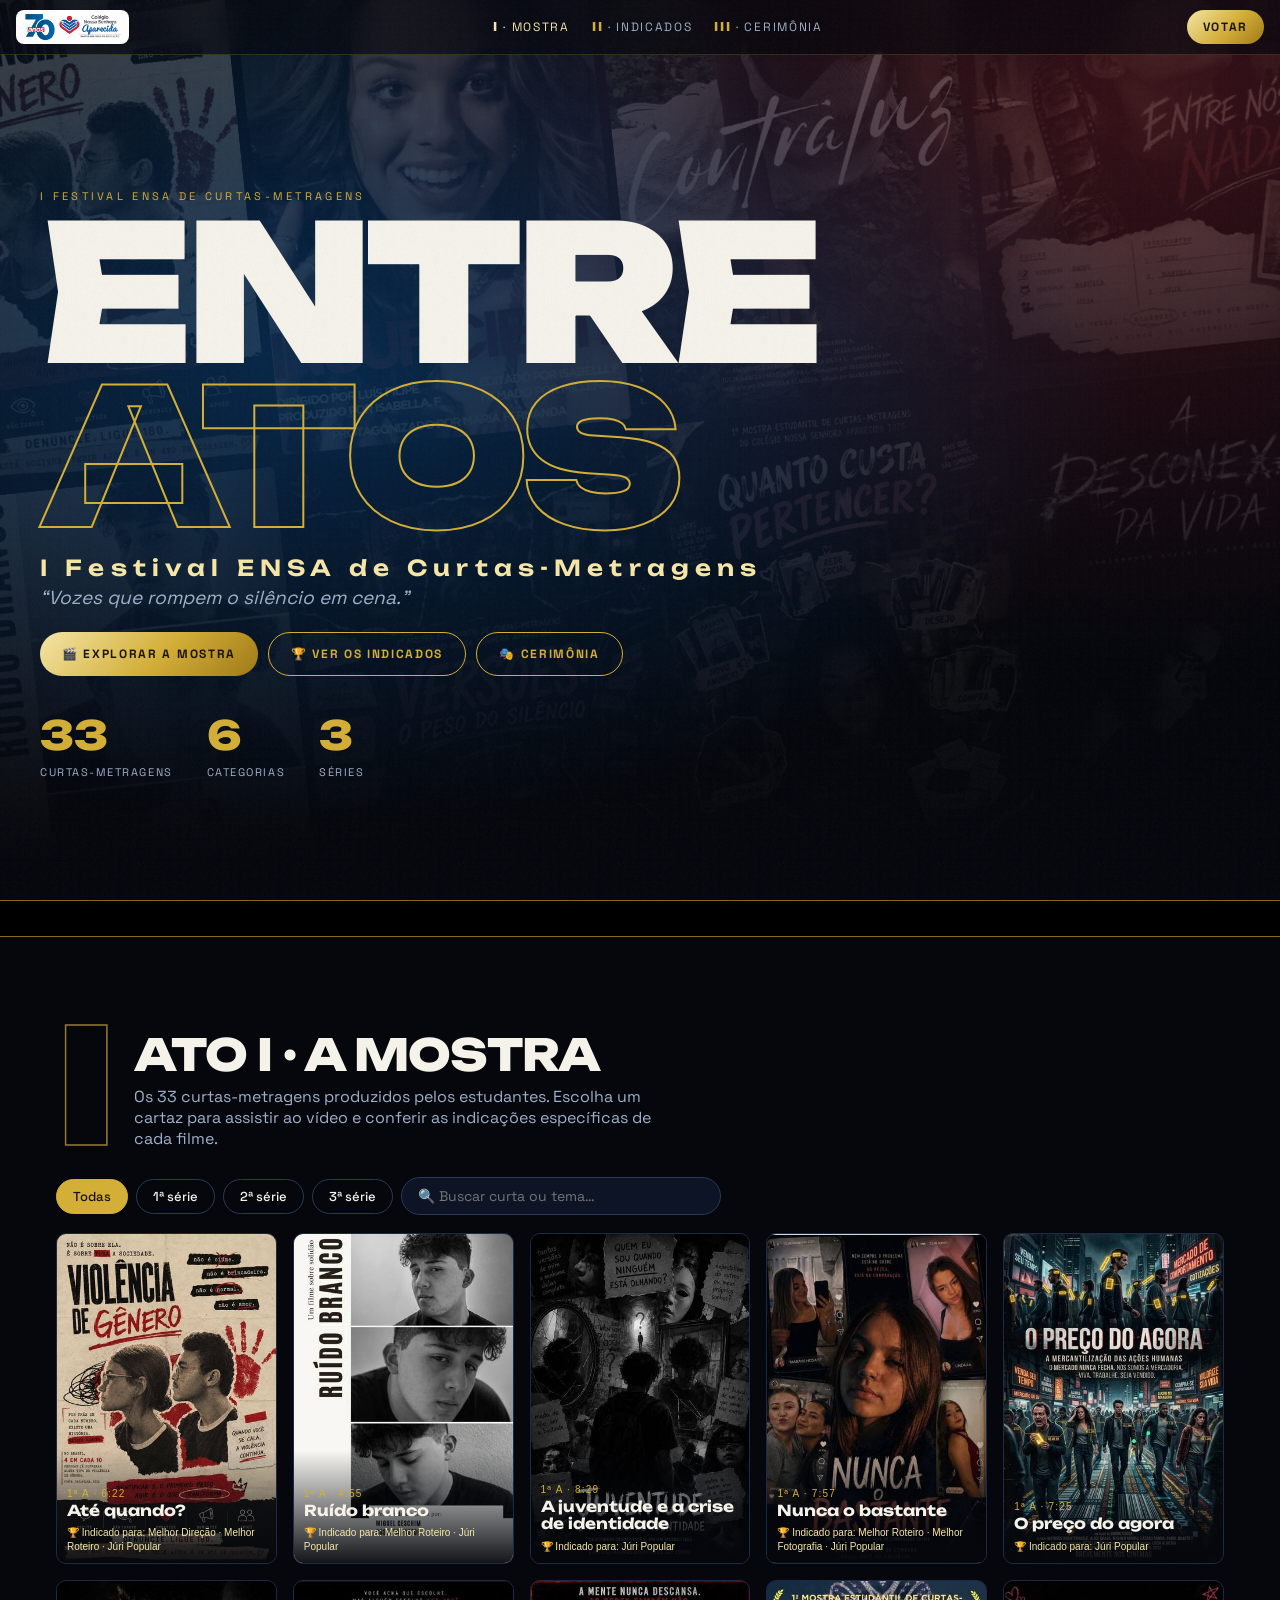
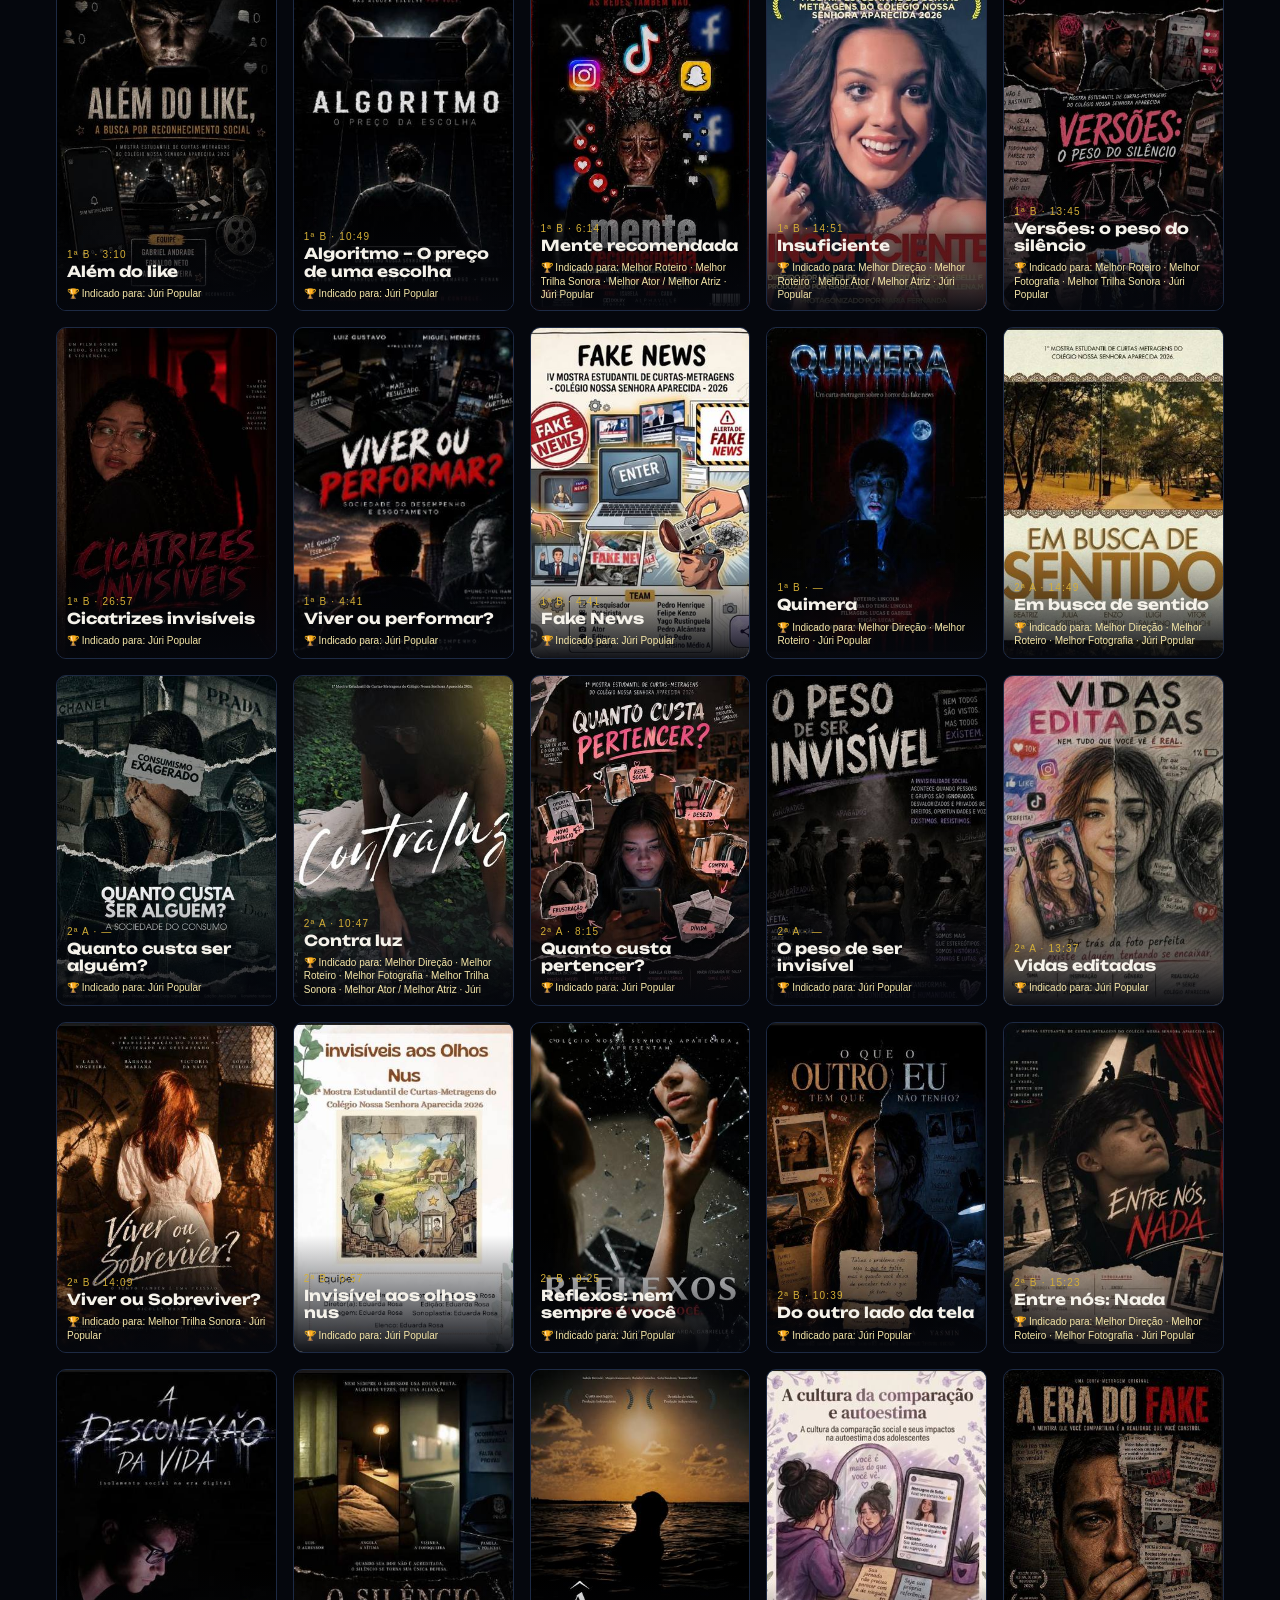
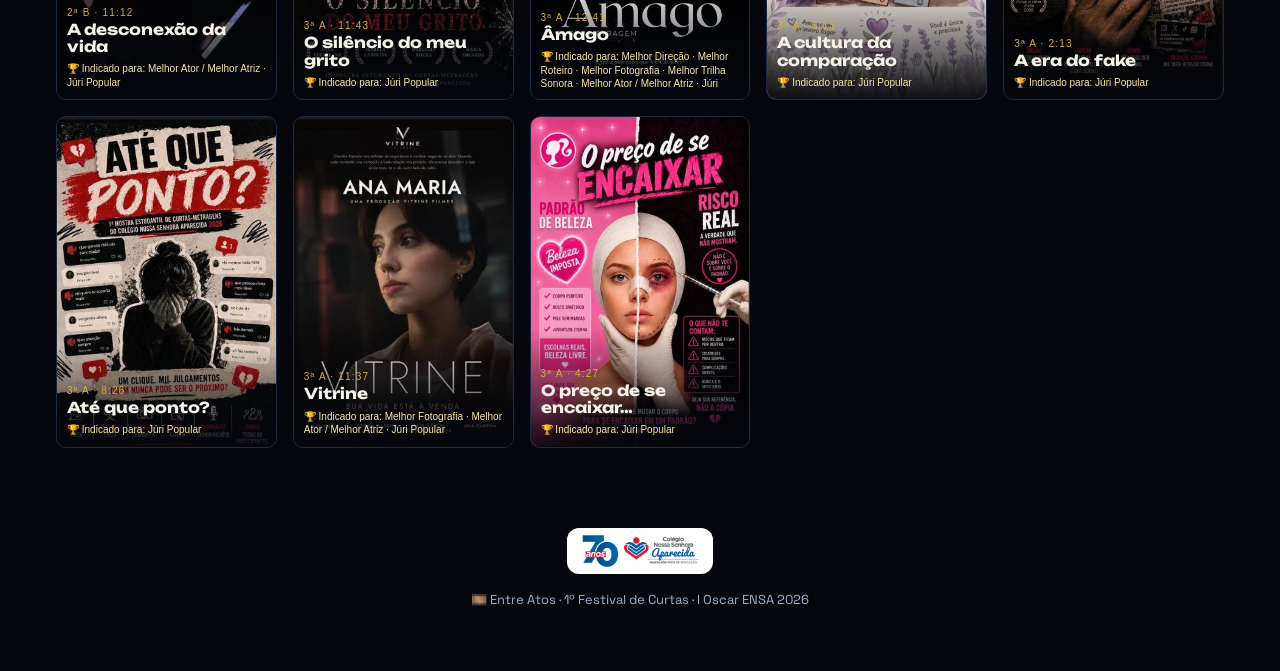
<file: index.html>
<!DOCTYPE html>
<html lang="pt-BR">
<head>
  <meta charset="utf-8">
  <meta name="viewport" content="width=device-width, initial-scale=1, viewport-fit=cover">
  <meta name="theme-color" content="#05070d">
  <meta name="description" content="Entre Atos · I Oscar ENSA 2026 — Mostra Estudantil de Curtas-Metragens.">
  <link rel="preconnect" href="https://fonts.googleapis.com">
  <link rel="preconnect" href="https://fonts.gstatic.com" crossorigin>
  <link href="https://fonts.googleapis.com/css2?family=Unbounded:wght@500;700;800;900&family=Space+Grotesk:wght@400;500;700&display=swap" rel="stylesheet">
  <link rel="stylesheet" href="style.css">
  <title>Oscar ENSA 2026</title>
</head>
<body data-page="mostra">
<nav class="nav">
  <a class="lg" href="I_Mostra.html" aria-label="Entre Atos - início"><img src="assets/logo.png" alt="Colégio Nossa Senhora Aparecida"></a>
  <div class="nl">
    <a href="I_Mostra.html" class="active"><b>I</b><span> · Mostra</span></a>
    <a href="II_Indicados.html" class=""><b>II</b><span> · Indicados</span></a>
    <a href="III_Cerimonia.html" class=""><b>III</b><span> · Cerimônia</span></a>
  </div>
  <a class="btn g sm" data-vote href="https://docs.google.com/forms/d/e/1FAIpQLSeQ3g8DbniPOikSQEBfi3-MFi8w9YhtvsVWeGaP23VTjQNOIw/viewform?usp=header" target="_blank" rel="noopener">Votar</a>
</nav>
<header class="hero" id="top">
  <div class="mos" id="mos"></div>
  <div class="hc">
    <p class="k">I Festival ENSA de Curtas-Metragens</p>
    <h1><span>Entre</span><span class="ol">Atos</span></h1>
    <p class="ed">I Festival ENSA de Curtas-Metragens</p>
    <p class="tema">“Vozes que rompem o silêncio em cena.”</p>
    <div class="cta"><a class="btn g" href="#mostra">🎬 Explorar a Mostra</a>
<a class="btn o" href="II_Indicados.html">🏆 Ver os indicados</a>
<a class="btn o" href="III_Cerimonia.html">🎭 Cerimônia</a></div>
    <div class="st"><div><b>33</b><span>curtas-metragens</span></div><div><b>6</b><span>categorias</span></div><div><b>3</b><span>séries</span></div></div>
  </div>
</header>
<div class="mq"><span>✦ ATO I · A MOSTRA ✦ ATO II · OS INDICADOS ✦ ATO III · A CERIMÔNIA ✦ ENTRE ATOS 2026 ✦ I OSCAR ENSA ✦ E O VENCEDOR É… ✦</span></div>
<main>
<section id="mostra">
  <div class="sh rv"><span class="num">I</span><div><h2>Ato I · A Mostra</h2><p>Os 33 curtas-metragens produzidos pelos estudantes. Escolha um cartaz para assistir ao vídeo e conferir as indicações específicas de cada filme.</p></div></div>
  <div class="fl" id="fl"><input id="q" type="search" placeholder="🔍 Buscar curta ou tema…" autocomplete="off"></div>
  <div class="tg" id="tg"></div>
</section>
</main>
<footer><span class="logo"><img src="assets/logo.png" alt="Colégio Nossa Senhora Aparecida"></span><p>🎞️ Entre Atos · 1º Festival de Curtas · I Oscar ENSA 2026</p></footer>
<div id="dw"></div>
<div id="cer"><button class="btn o cx" type="button" onclick="closeCeremony()">✕ SAIR</button><div id="cs"></div></div>
<script src="apuracao.js"></script>
<script src="script.js"></script>
</body>
</html>
</file>
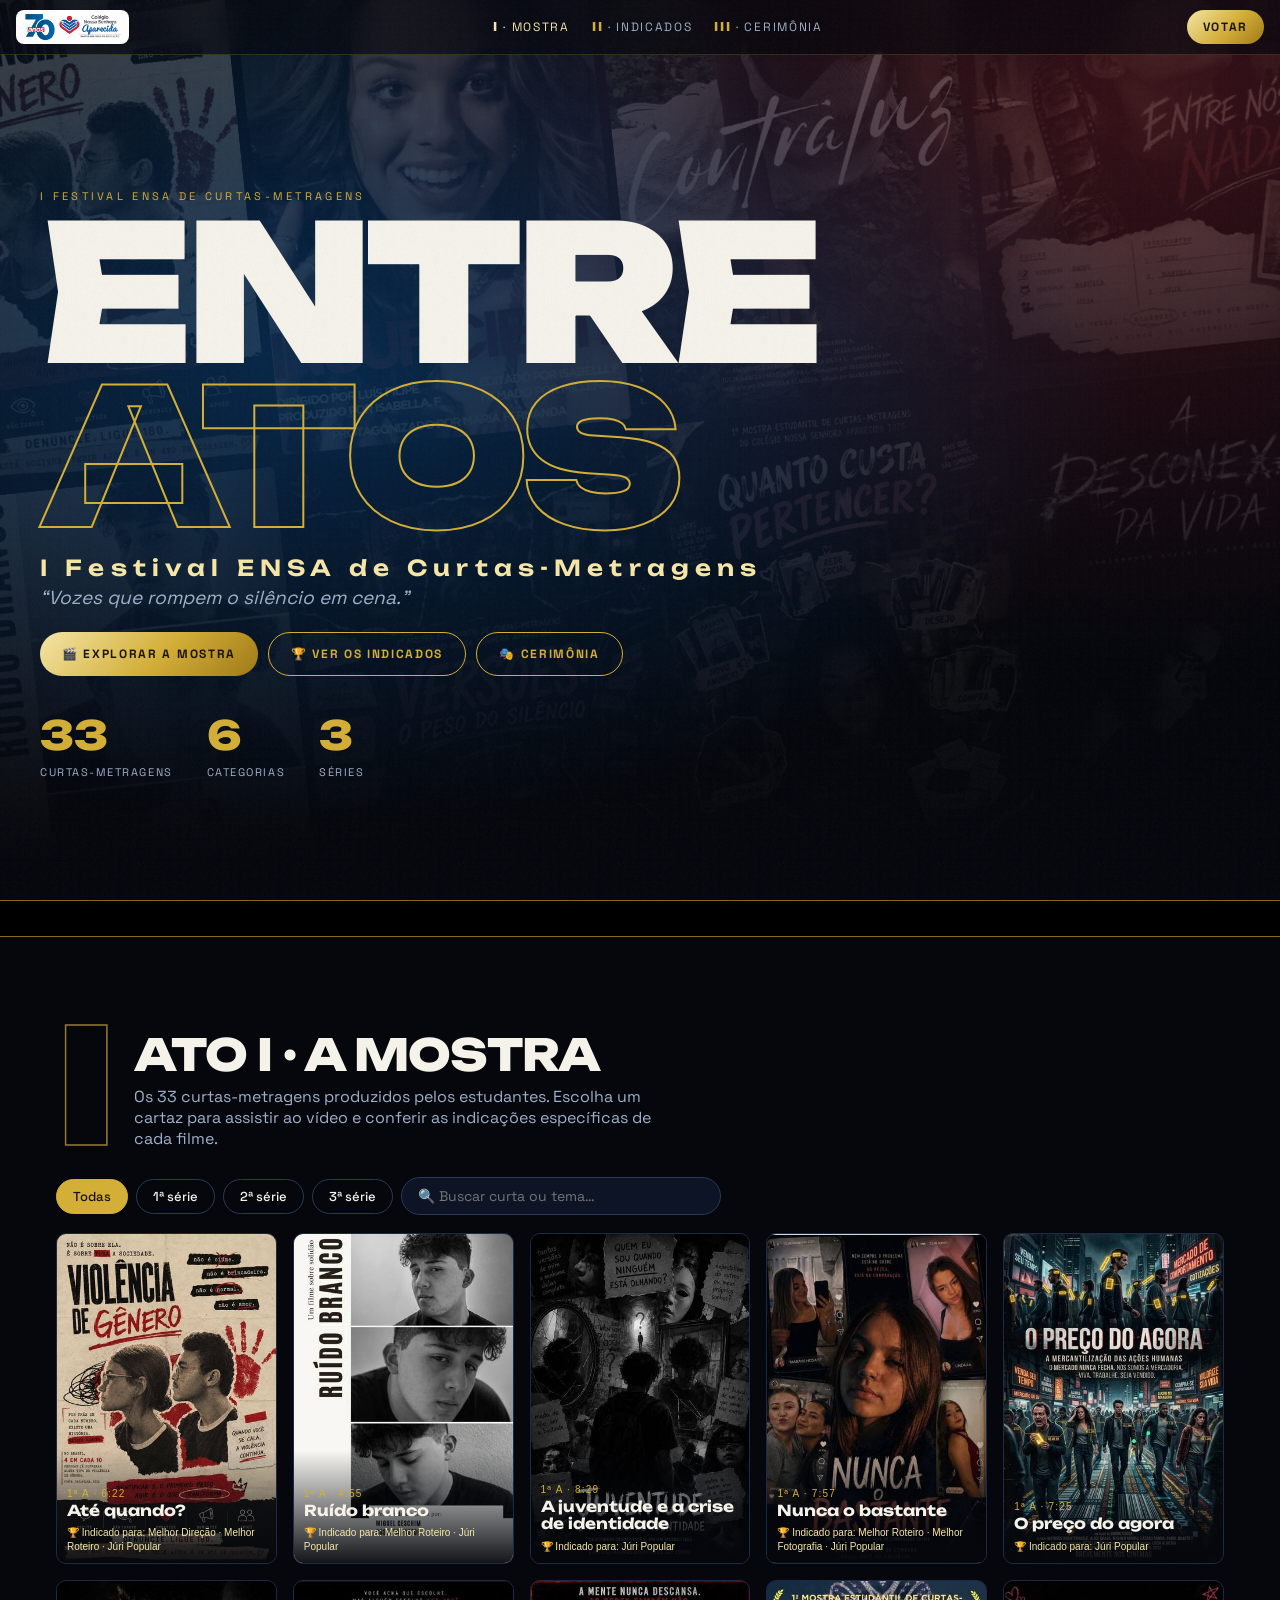
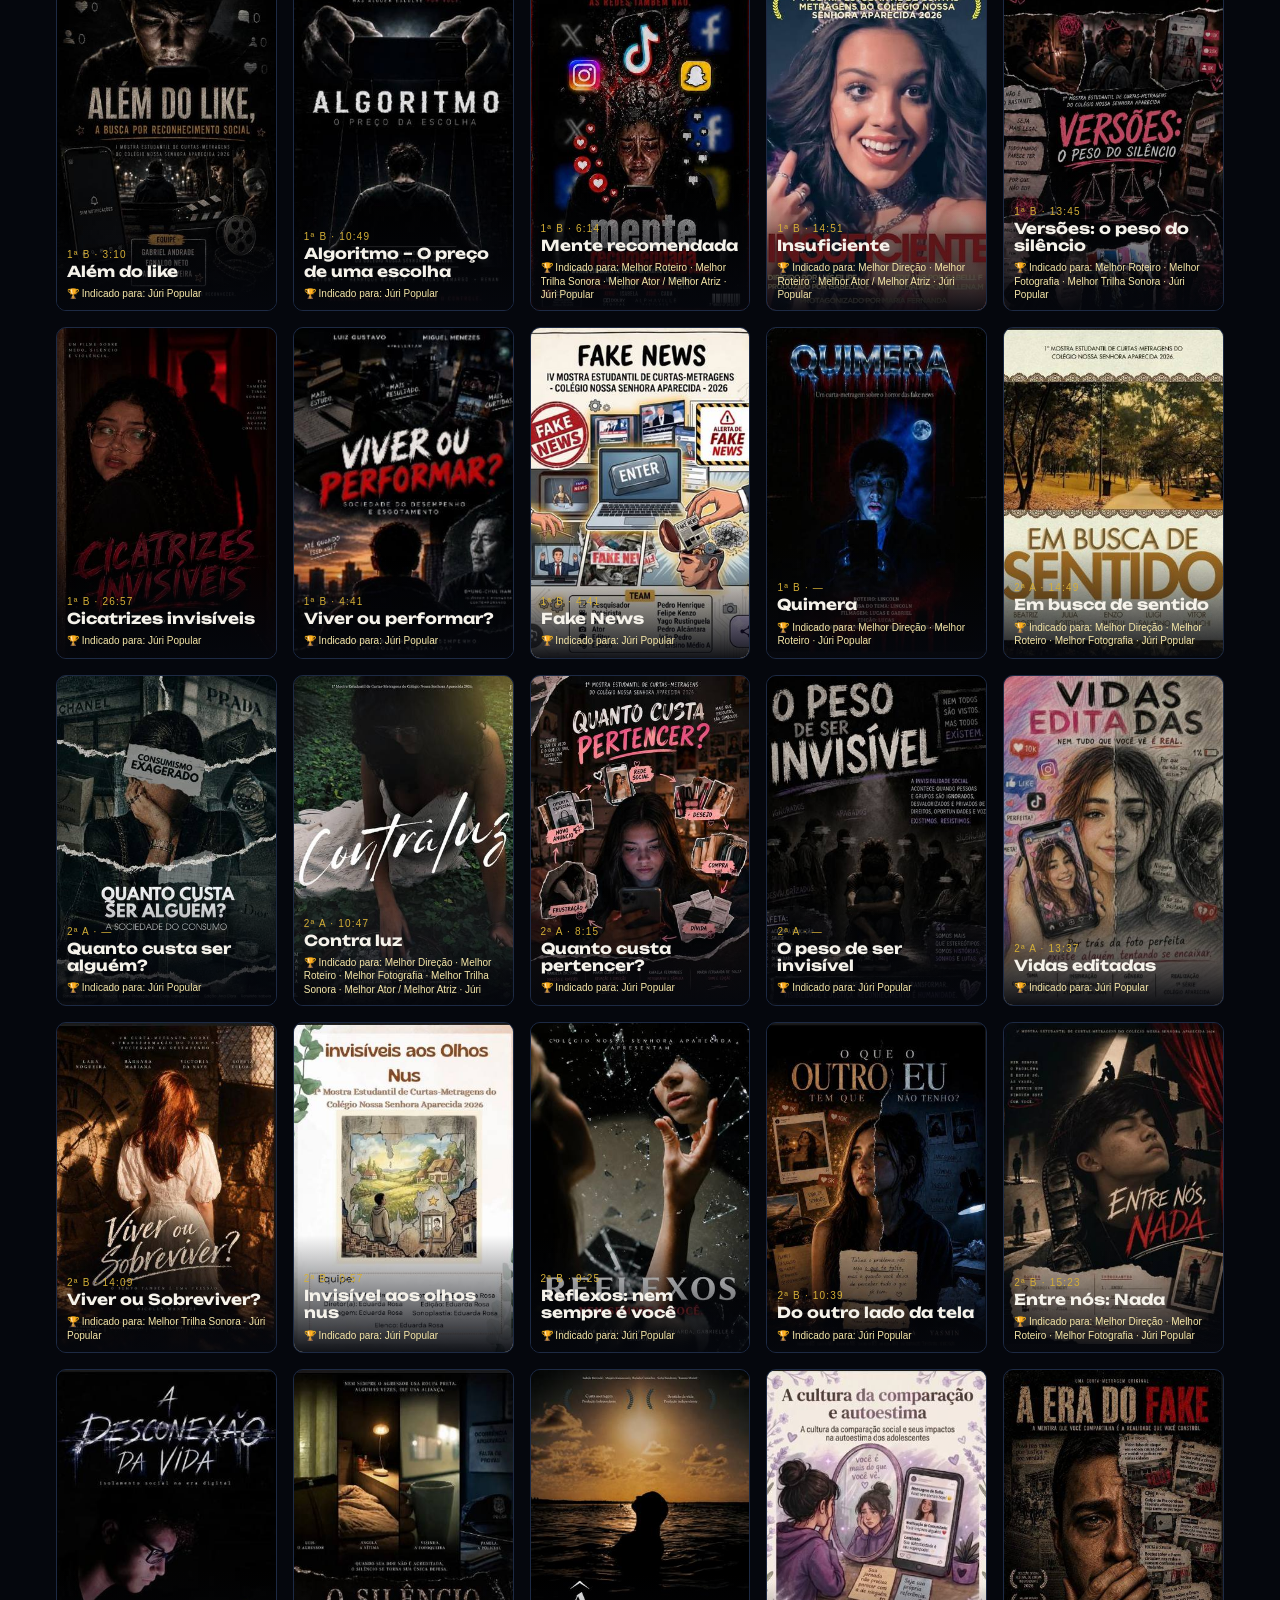
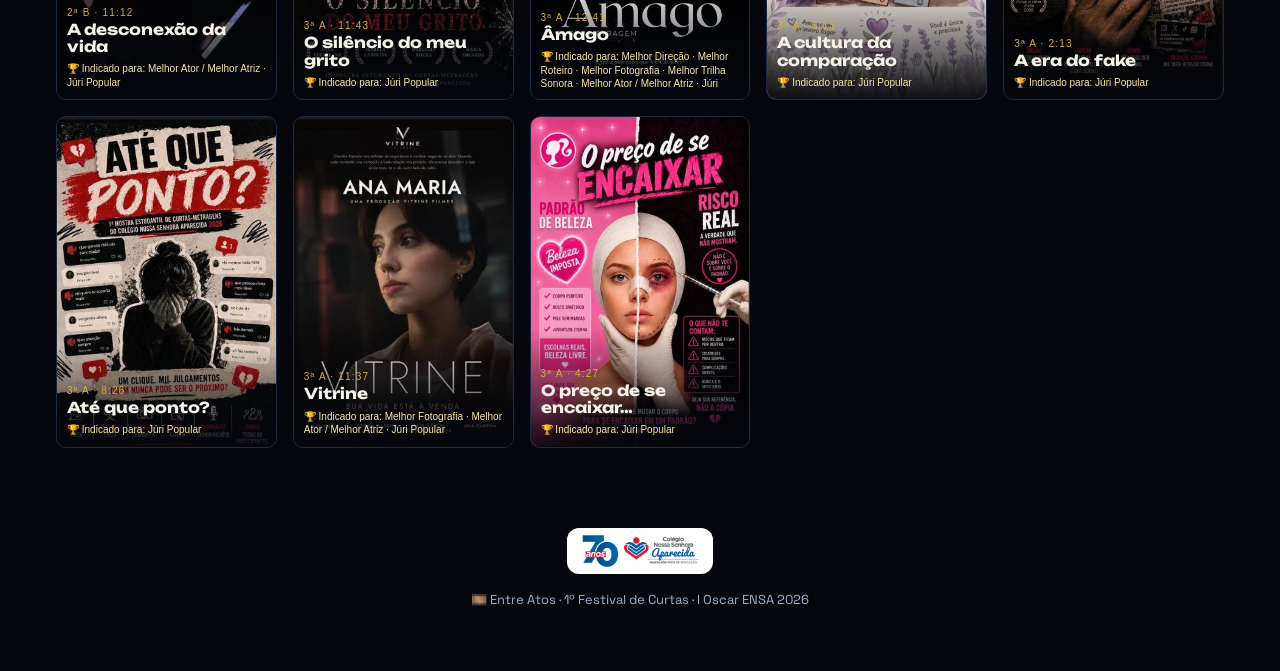
<file: I_Mostra.html>
<!DOCTYPE html>
<html lang="pt-BR">
<head>
  <meta charset="utf-8">
  <meta name="viewport" content="width=device-width, initial-scale=1, viewport-fit=cover">
  <meta name="theme-color" content="#05070d">
  <meta name="description" content="Entre Atos · I Oscar ENSA 2026 — Mostra Estudantil de Curtas-Metragens.">
  <link rel="preconnect" href="https://fonts.googleapis.com">
  <link rel="preconnect" href="https://fonts.gstatic.com" crossorigin>
  <link href="https://fonts.googleapis.com/css2?family=Unbounded:wght@500;700;800;900&family=Space+Grotesk:wght@400;500;700&display=swap" rel="stylesheet">
  <link rel="stylesheet" href="style.css">
  <title>Oscar ENSA 2026</title>
</head>
<body data-page="mostra">
<nav class="nav">
  <a class="lg" href="I_Mostra.html" aria-label="Entre Atos - início"><img src="assets/logo.png" alt="Colégio Nossa Senhora Aparecida"></a>
  <div class="nl">
    <a href="I_Mostra.html" class="active"><b>I</b><span> · Mostra</span></a>
    <a href="II_Indicados.html" class=""><b>II</b><span> · Indicados</span></a>
    <a href="III_Cerimonia.html" class=""><b>III</b><span> · Cerimônia</span></a>
  </div>
  <a class="btn g sm" data-vote href="https://docs.google.com/forms/d/e/1FAIpQLSeQ3g8DbniPOikSQEBfi3-MFi8w9YhtvsVWeGaP23VTjQNOIw/viewform?usp=header" target="_blank" rel="noopener">Votar</a>
</nav>
<header class="hero" id="top">
  <div class="mos" id="mos"></div>
  <div class="hc">
    <p class="k">I Festival ENSA de Curtas-Metragens</p>
    <h1><span>Entre</span><span class="ol">Atos</span></h1>
    <p class="ed">I Festival ENSA de Curtas-Metragens</p>
    <p class="tema">“Vozes que rompem o silêncio em cena.”</p>
    <div class="cta"><a class="btn g" href="#mostra">🎬 Explorar a Mostra</a>
<a class="btn o" href="II_Indicados.html">🏆 Ver os indicados</a>
<a class="btn o" href="III_Cerimonia.html">🎭 Cerimônia</a></div>
    <div class="st"><div><b>33</b><span>curtas-metragens</span></div><div><b>6</b><span>categorias</span></div><div><b>3</b><span>séries</span></div></div>
  </div>
</header>
<div class="mq"><span>✦ ATO I · A MOSTRA ✦ ATO II · OS INDICADOS ✦ ATO III · A CERIMÔNIA ✦ ENTRE ATOS 2026 ✦ I OSCAR ENSA ✦ E O VENCEDOR É… ✦</span></div>
<main>
<section id="mostra">
  <div class="sh rv"><span class="num">I</span><div><h2>Ato I · A Mostra</h2><p>Os 33 curtas-metragens produzidos pelos estudantes. Escolha um cartaz para assistir ao vídeo e conferir as indicações específicas de cada filme.</p></div></div>
  <div class="fl" id="fl"><input id="q" type="search" placeholder="🔍 Buscar curta ou tema…" autocomplete="off"></div>
  <div class="tg" id="tg"></div>
</section>
</main>
<footer><span class="logo"><img src="assets/logo.png" alt="Colégio Nossa Senhora Aparecida"></span><p>🎞️ Entre Atos · 1º Festival de Curtas · I Oscar ENSA 2026</p></footer>
<div id="dw"></div>
<div id="cer"><button class="btn o cx" type="button" onclick="closeCeremony()">✕ SAIR</button><div id="cs"></div></div>
<script src="apuracao.js"></script>
<script src="script.js"></script>
</body>
</html>
</file>
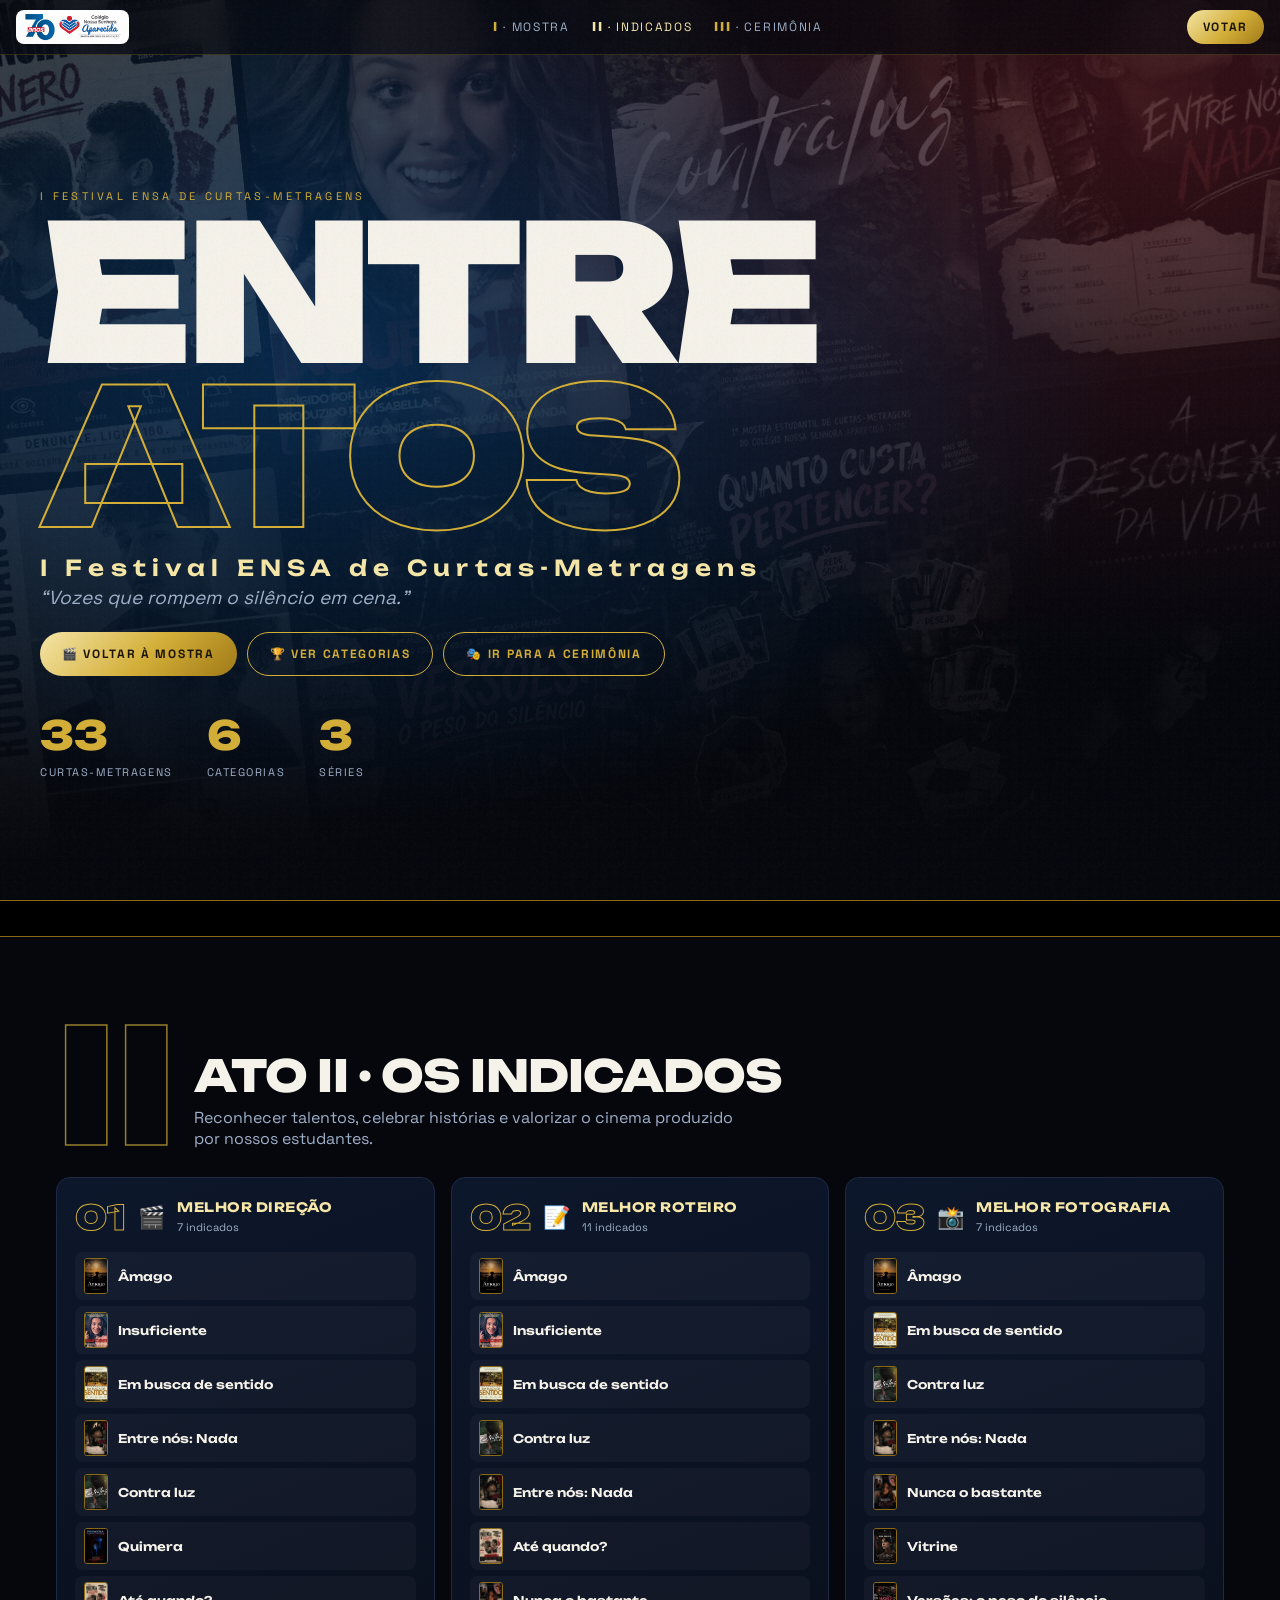
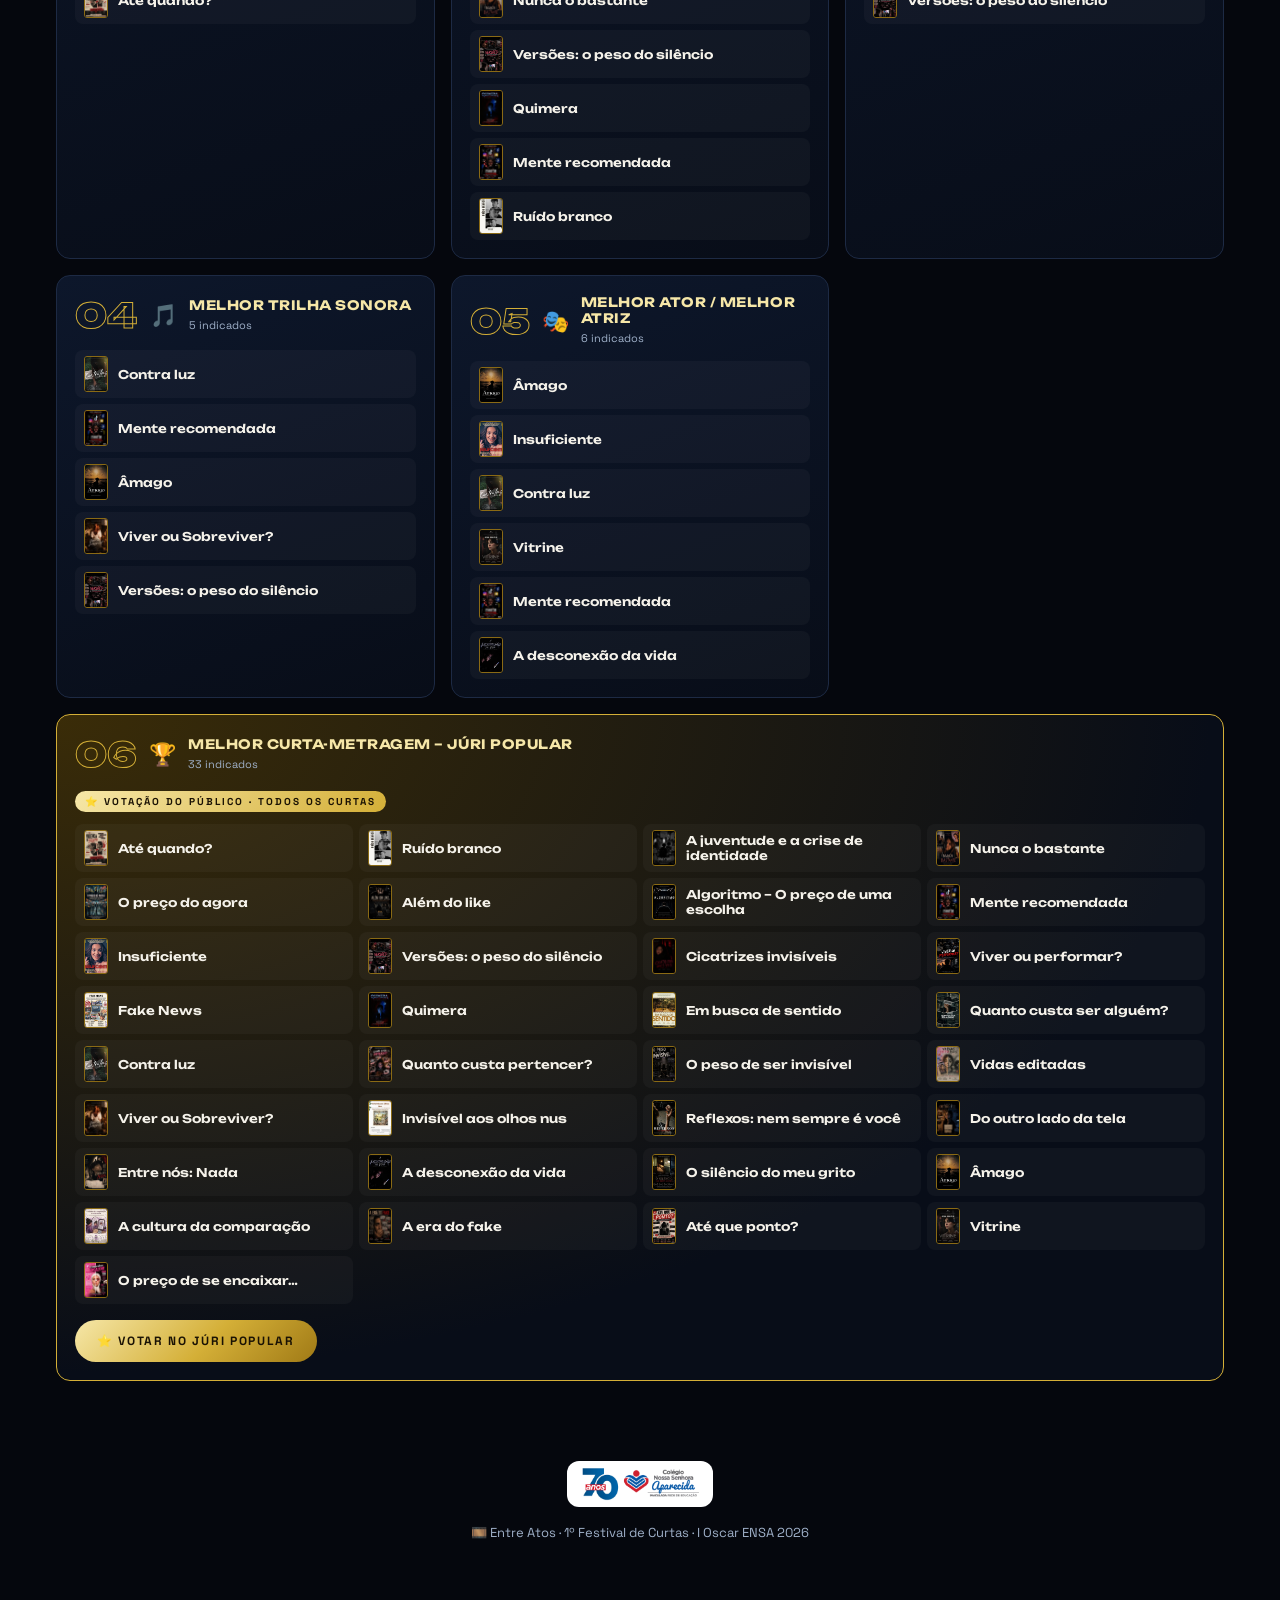
<file: II_Indicados.html>
<!DOCTYPE html>
<html lang="pt-BR">
<head>
  <meta charset="utf-8">
  <meta name="viewport" content="width=device-width, initial-scale=1, viewport-fit=cover">
  <meta name="theme-color" content="#05070d">
  <meta name="description" content="Entre Atos · I Oscar ENSA 2026 — Mostra Estudantil de Curtas-Metragens.">
  <link rel="preconnect" href="https://fonts.googleapis.com">
  <link rel="preconnect" href="https://fonts.gstatic.com" crossorigin>
  <link href="https://fonts.googleapis.com/css2?family=Unbounded:wght@500;700;800;900&family=Space+Grotesk:wght@400;500;700&display=swap" rel="stylesheet">
  <link rel="stylesheet" href="style.css">
  <title>I Festival ENSA de Curtas-Metragens</title>
</head>
<body data-page="indicados">
<nav class="nav">
  <a class="lg" href="I_Mostra.html" aria-label="Entre Atos - início"><img src="assets/logo.png" alt="Colégio Nossa Senhora Aparecida"></a>
  <div class="nl">
    <a href="I_Mostra.html" class=""><b>I</b><span> · Mostra</span></a>
    <a href="II_Indicados.html" class="active"><b>II</b><span> · Indicados</span></a>
    <a href="III_Cerimonia.html" class=""><b>III</b><span> · Cerimônia</span></a>
  </div>
  <a class="btn g sm" data-vote href="https://docs.google.com/forms/d/e/1FAIpQLSeQ3g8DbniPOikSQEBfi3-MFi8w9YhtvsVWeGaP23VTjQNOIw/viewform?usp=header" target="_blank" rel="noopener">Votar</a>
</nav>
<header class="hero" id="top">
  <div class="mos" id="mos"></div>
  <div class="hc">
    <p class="k">I Festival ENSA de Curtas-Metragens</p>
    <h1><span>Entre</span><span class="ol">Atos</span></h1>
    <p class="ed">I Festival ENSA de Curtas-Metragens</p>
    <p class="tema">“Vozes que rompem o silêncio em cena.”</p>
    <div class="cta"><a class="btn g" href="I_Mostra.html">🎬 Voltar à Mostra</a>
<a class="btn o" href="#indicados">🏆 Ver categorias</a>
<a class="btn o" href="III_Cerimonia.html">🎭 Ir para a Cerimônia</a></div>
    <div class="st"><div><b>33</b><span>curtas-metragens</span></div><div><b>6</b><span>categorias</span></div><div><b>3</b><span>séries</span></div></div>
  </div>
</header>
<div class="mq"><span>✦ ATO I · A MOSTRA ✦ ATO II · OS INDICADOS ✦ ATO III · A CERIMÔNIA ✦ ENTRE ATOS 2026 ✦ I OSCAR ENSA ✦ E O VENCEDOR É… ✦</span></div>
<main>
<section id="indicados">
  <div class="sh rv"><span class="num">II</span><div><h2>Ato II · Os Indicados</h2><p>Reconhecer talentos, celebrar histórias e valorizar o cinema produzido por nossos estudantes.</p></div></div>
  <div class="cg" id="cg"></div>
</section>
</main>
<footer><span class="logo"><img src="assets/logo.png" alt="Colégio Nossa Senhora Aparecida"></span><p>🎞️ Entre Atos · 1º Festival de Curtas · I Oscar ENSA 2026</p></footer>
<div id="dw"></div>
<div id="cer"><button class="btn o cx" type="button" onclick="closeCeremony()">✕ SAIR</button><div id="cs"></div></div>
<script src="apuracao.js"></script>
<script src="script.js"></script>
</body>
</html>
</file>
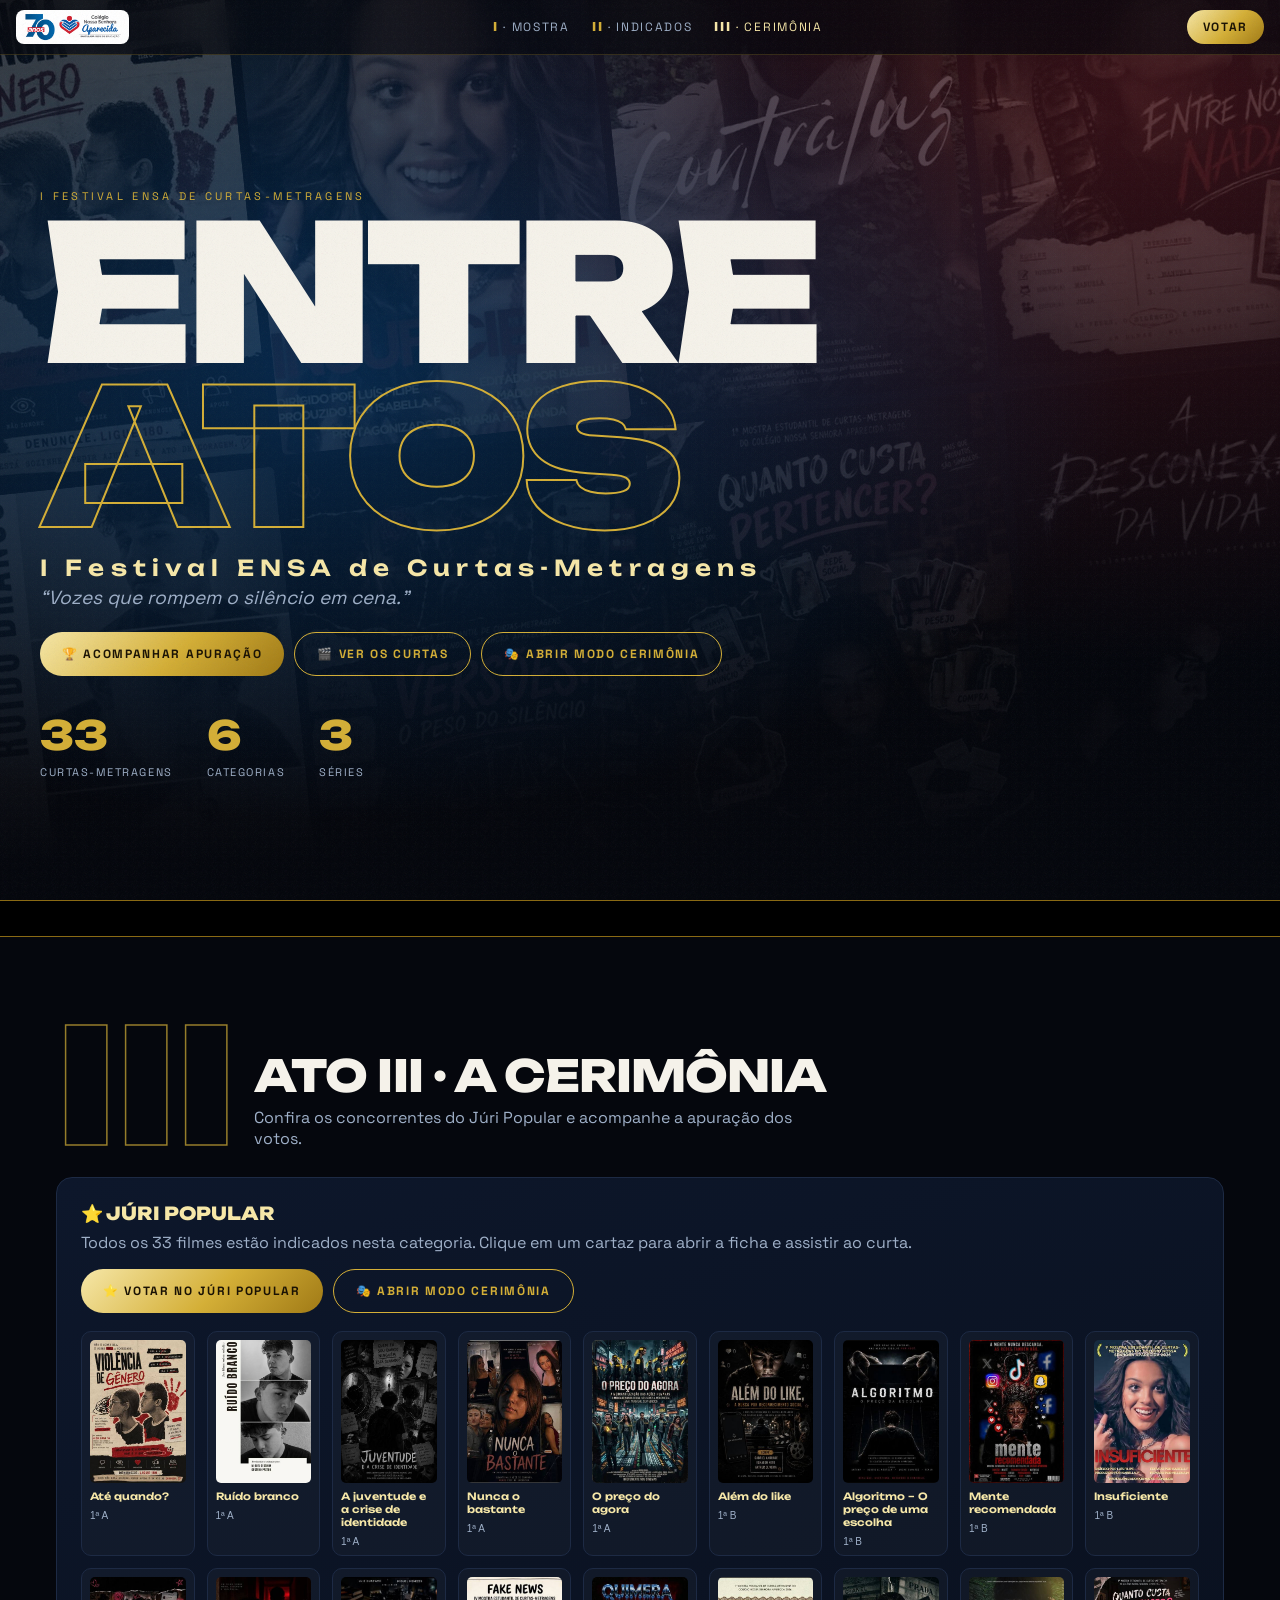
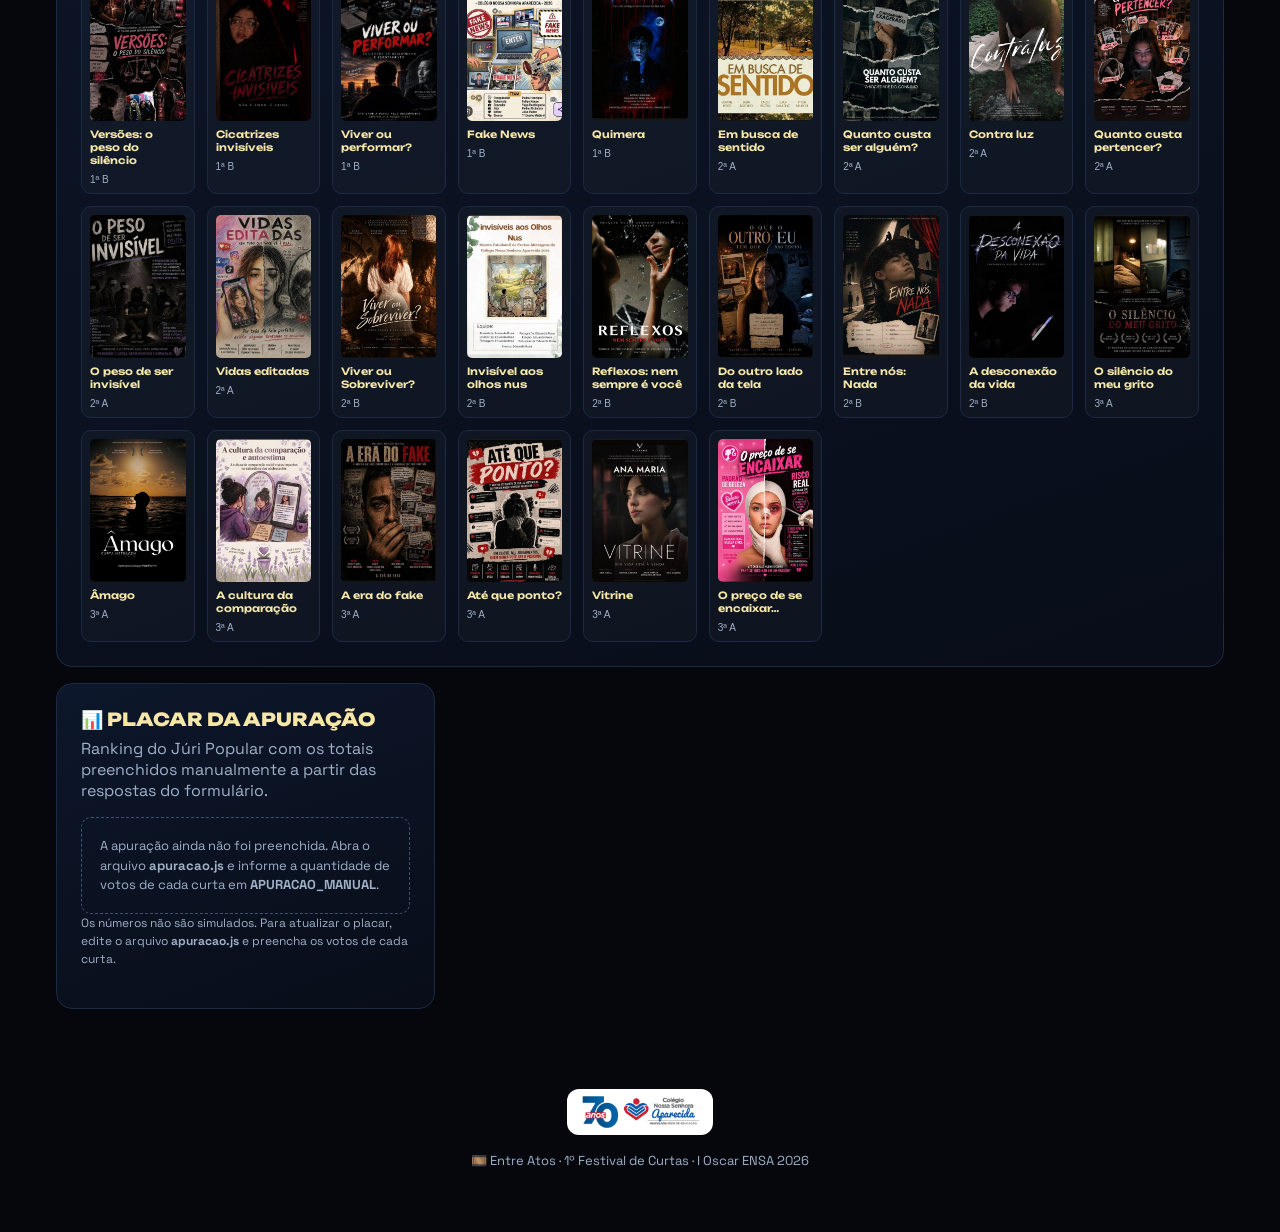
<file: III_Cerimonia.html>
<!DOCTYPE html>
<html lang="pt-BR">
<head>
  <meta charset="utf-8">
  <meta name="viewport" content="width=device-width, initial-scale=1, viewport-fit=cover">
  <meta name="theme-color" content="#05070d">
  <meta name="description" content="Entre Atos · I Oscar ENSA 2026 — Mostra Estudantil de Curtas-Metragens.">
  <link rel="preconnect" href="https://fonts.googleapis.com">
  <link rel="preconnect" href="https://fonts.gstatic.com" crossorigin>
  <link href="https://fonts.googleapis.com/css2?family=Unbounded:wght@500;700;800;900&family=Space+Grotesk:wght@400;500;700&display=swap" rel="stylesheet">
  <link rel="stylesheet" href="style.css">
  <title>I Festival ENSA de Curtas-Metragens</title>
</head>
<body data-page="cerimonia">
<nav class="nav">
  <a class="lg" href="I_Mostra.html" aria-label="Entre Atos - início"><img src="assets/logo.png" alt="Colégio Nossa Senhora Aparecida"></a>
  <div class="nl">
    <a href="I_Mostra.html" class=""><b>I</b><span> · Mostra</span></a>
    <a href="II_Indicados.html" class=""><b>II</b><span> · Indicados</span></a>
    <a href="III_Cerimonia.html" class="active"><b>III</b><span> · Cerimônia</span></a>
  </div>
  <a class="btn g sm" data-vote href="https://docs.google.com/forms/d/e/1FAIpQLSeQ3g8DbniPOikSQEBfi3-MFi8w9YhtvsVWeGaP23VTjQNOIw/viewform?usp=header" target="_blank" rel="noopener">Votar</a>
</nav>
<header class="hero" id="top">
  <div class="mos" id="mos"></div>
  <div class="hc">
    <p class="k">I Festival ENSA de Curtas-Metragens</p>
    <h1><span>Entre</span><span class="ol">Atos</span></h1>
    <p class="ed">I Festival ENSA de Curtas-Metragens</p>
    <p class="tema">“Vozes que rompem o silêncio em cena.”</p>
    <div class="cta"><a class="btn g" href="#cerimonia">🏆 Acompanhar apuração</a>
<a class="btn o" href="I_Mostra.html">🎬 Ver os curtas</a>
<button class="btn o" type="button" onclick="openCeremony()">🎭 Abrir Modo Cerimônia</button></div>
    <div class="st"><div><b>33</b><span>curtas-metragens</span></div><div><b>6</b><span>categorias</span></div><div><b>3</b><span>séries</span></div></div>
  </div>
</header>
<div class="mq"><span>✦ ATO I · A MOSTRA ✦ ATO II · OS INDICADOS ✦ ATO III · A CERIMÔNIA ✦ ENTRE ATOS 2026 ✦ I OSCAR ENSA ✦ E O VENCEDOR É… ✦</span></div>
<main>
<section id="cerimonia">
  <div class="sh rv"><span class="num">III</span><div><h2>Ato III · A Cerimônia</h2><p>Confira os concorrentes do Júri Popular e acompanhe a apuração dos votos.</p></div></div>
  <div class="p3">
    <div class="pn popular-panel rv">
      <h3>⭐ Júri Popular</h3>
      <p>Todos os 33 filmes estão indicados nesta categoria. Clique em um cartaz para abrir a ficha e assistir ao curta.</p>
      <div class="cta"><a class="btn g" data-vote target="_blank" rel="noopener">⭐ Votar no Júri Popular</a><button class="btn o" type="button" onclick="openCeremony()">🎭 Abrir Modo Cerimônia</button></div>
      <div class="people-grid" id="popular-list"></div>
    </div>
    <div class="pn rv">
      <h3>📊 Placar da apuração</h3>
      <p>Ranking do Júri Popular com os totais preenchidos manualmente a partir das respostas do formulário.</p>
      <div id="bd"></div>
      <p class="score-note">Os números não são simulados. Para atualizar o placar, edite o arquivo <b>apuracao.js</b> e preencha os votos de cada curta.</p>
    </div>
  </div>
</section>
</main>
<footer><span class="logo"><img src="assets/logo.png" alt="Colégio Nossa Senhora Aparecida"></span><p>🎞️ Entre Atos · 1º Festival de Curtas · I Oscar ENSA 2026</p></footer>
<div id="dw"></div>
<div id="cer"><button class="btn o cx" type="button" onclick="closeCeremony()">✕ SAIR</button><div id="cs"></div></div>
<script src="apuracao.js"></script>
<script src="script.js"></script>
</body>
</html>
</file>
<file: style.css>
:root{--ink:#05070d;--navy:#0b1b33;--blue:#0b5aa8;--red:#e63946;--gold:#d4af37;--gold2:#8a6a14;--gl:#f6e7a8;--tx:#f5f2ea;--mu:#9fb0c8;--card:#0c1426;box-sizing:border-box;padding-top:env(safe-area-inset-top,0px);padding-bottom:env(safe-area-inset-bottom,0px)}
*{box-sizing:border-box}html{scroll-behavior:smooth;color-scheme:dark;scroll-padding-top:72px}
body{margin:0;background:var(--ink);color:var(--tx);font-family:'Space Grotesk',system-ui,sans-serif;overflow-x:hidden}
body:after{content:"";position:fixed;inset:0;pointer-events:none;z-index:200;opacity:.06;background-image:url("data:image/svg+xml,%3Csvg xmlns='http://www.w3.org/2000/svg' width='160' height='160'%3E%3Cfilter id='n'%3E%3CfeTurbulence baseFrequency='.9' numOctaves='2'/%3E%3C/filter%3E%3Crect width='160' height='160' filter='url(%23n)'/%3E%3C/svg%3E")}
.btn{display:inline-flex;align-items:center;gap:6px;border:0;border-radius:999px;padding:13px 22px;font:700 12px 'Space Grotesk',sans-serif;letter-spacing:.14em;text-transform:uppercase;cursor:pointer;text-decoration:none;transition:.25s}
.g{background:linear-gradient(135deg,#f6e7a8,#d4af37 55%,#a07a16);color:#1a1204}.o{background:transparent;border:1px solid var(--gold);color:var(--gold)}.btn:hover{transform:translateY(-2px);filter:brightness(1.12)}.sm{padding:9px 16px}
.nav{position:fixed;top:0;left:0;right:0;z-index:50;display:flex;align-items:center;justify-content:space-between;gap:12px;padding:10px 16px;padding-top:calc(10px + env(safe-area-inset-top,0px));background:rgba(5,7,13,.65);backdrop-filter:blur(14px);border-bottom:1px solid rgba(212,175,55,.2)}
.lg img{height:34px;background:#fff;border-radius:8px;padding:3px 8px;display:block}
.nl{display:flex;gap:22px}.nl a{color:var(--mu);text-decoration:none;font-size:12px;letter-spacing:.14em;text-transform:uppercase;transition:.2s}.nl a:hover{color:var(--gl)}.nl b{font-family:Unbounded,sans-serif;color:var(--gold)}
@media(max-width:700px){.nl span{display:none}.nl{gap:16px}.nl a{font-size:15px}}
.hero{position:relative;min-height:100svh;display:flex;align-items:center;overflow:hidden;padding:96px 16px 40px}
.mos{position:absolute;inset:-12% -6%;display:grid;grid-template-columns:repeat(4,1fr);gap:10px;transform:rotate(-6deg);opacity:.3;filter:grayscale(.55) contrast(1.1)}
.mos div{display:flex;flex-direction:column;gap:10px}.mos div:nth-child(odd){animation:m1 40s ease-in-out infinite alternate}.mos div:nth-child(even){animation:m2 46s ease-in-out infinite alternate}.mos img{width:100%;aspect-ratio:2/3;object-fit:cover;border-radius:6px}
@keyframes m1{to{transform:translateY(-35%)}}@keyframes m2{from{transform:translateY(-35%)}}
.hero:before{content:"";position:absolute;inset:0;z-index:1;background:radial-gradient(ellipse at 25% 40%,rgba(11,90,168,.4),transparent 60%),radial-gradient(ellipse at 90% 10%,rgba(230,57,70,.22),transparent 50%),linear-gradient(180deg,rgba(5,7,13,.1),var(--ink) 96%)}
.hc{position:relative;z-index:2;max-width:1200px;margin:0 auto;width:100%}
.k{font-size:11px;letter-spacing:.3em;text-transform:uppercase;color:var(--gold);margin:14px 0 0}
.hc h1{margin:8px 0 0;font:900 clamp(54px,15vw,190px)/.86 Unbounded,sans-serif;letter-spacing:-.05em;text-transform:uppercase}.hc h1 span{display:block}.hc h1 .ol{color:transparent;-webkit-text-stroke:2px var(--gold);transition:.5s}.hc h1:hover .ol{color:var(--gold)}
.ed{font:600 clamp(13px,2.2vw,22px) Unbounded,sans-serif;letter-spacing:.28em;color:var(--gl);margin:16px 0 4px}.tema{font-style:italic;color:var(--mu);font-size:clamp(15px,2vw,19px);margin:0 0 22px}
.cta{display:flex;gap:10px;flex-wrap:wrap}.st{display:flex;gap:34px;margin-top:34px;flex-wrap:wrap}.st b{display:block;font:800 clamp(26px,4vw,40px) Unbounded,sans-serif;color:var(--gold)}.st span{font-size:11px;letter-spacing:.14em;color:var(--mu);text-transform:uppercase}
.mq{overflow:hidden;white-space:nowrap;background:#000;border-block:1px solid var(--gold2);padding:10px 0;color:var(--gold);font:600 12px Unbounded,sans-serif;letter-spacing:.3em}.mq span{display:inline-block;padding-left:100%;animation:mq 32s linear infinite}@keyframes mq{to{transform:translateX(-100%)}}
section{max-width:1200px;margin:0 auto;padding:84px 16px 10px;position:relative}
.sh{display:flex;align-items:flex-end;gap:18px;margin-bottom:28px;flex-wrap:wrap}.num{font:900 clamp(72px,16vw,160px)/.8 Unbounded,sans-serif;color:transparent;-webkit-text-stroke:1.5px rgba(212,175,55,.7)}
.sh h2{margin:0;font:800 clamp(22px,4.2vw,44px)/1.05 Unbounded,sans-serif;text-transform:uppercase;letter-spacing:-.02em}.sh p{margin:8px 0 0;color:var(--mu);max-width:540px}
.fl{display:flex;gap:8px;flex-wrap:wrap;margin-bottom:18px;align-items:center}.fl button{background:transparent;color:var(--tx);border:1px solid #2a3957;border-radius:999px;padding:8px 16px;font:500 13px 'Space Grotesk',sans-serif;cursor:pointer;transition:.2s}.fl button.on,.fl button:hover{background:var(--gold);color:#1a1204;border-color:var(--gold)}
.fl input{flex:1;min-width:180px;max-width:320px;background:#0c1426;border:1px solid #2a3957;border-radius:999px;padding:9px 16px;color:var(--tx);font:14px 'Space Grotesk',sans-serif}
.tg{display:grid;grid-template-columns:repeat(auto-fill,minmax(150px,1fr));gap:12px}@media(min-width:700px){.tg{grid-template-columns:repeat(auto-fill,minmax(200px,1fr));gap:16px}}
.tl{position:relative;padding:0;border:1px solid #1d2a44;border-radius:10px;overflow:hidden;aspect-ratio:2/3;background:var(--card);cursor:pointer;color:inherit;text-align:left;transition:.35s}.tl img{position:absolute;inset:0;width:100%;height:100%;object-fit:cover;transition:.6s}
.tl:hover{transform:translateY(-6px);border-color:var(--gold);box-shadow:0 18px 50px rgba(0,0,0,.6),0 0 30px rgba(212,175,55,.25)}.tl:hover img{transform:scale(1.07)}
.tc{position:absolute;left:0;right:0;bottom:0;padding:38px 10px 10px;background:linear-gradient(transparent,rgba(5,7,13,.94));display:flex;flex-direction:column;gap:3px}.tc small{font-size:10px;letter-spacing:.12em;color:var(--gold);text-transform:uppercase}.tc b{font:700 clamp(12px,1.5vw,15px)/1.15 Unbounded,sans-serif}.tc em{font-style:normal;font-size:10px;color:var(--gl)}
.rv{opacity:0;transform:translateY(26px);transition:opacity .7s,transform .7s}.rv.in{opacity:1;transform:none}
.cg{display:grid;grid-template-columns:repeat(auto-fit,minmax(min(100%,330px),1fr));gap:16px}
.cc{position:relative;border:1px solid #1d2a44;border-radius:14px;padding:18px;background:linear-gradient(160deg,#0d172b,#080d18);overflow:hidden;transition:border-color .25s,box-shadow .25s}.cc:hover{border-color:var(--gold);box-shadow:0 0 30px rgba(212,175,55,.2)}
.ch{display:flex;gap:12px;align-items:center;margin-bottom:14px}.no{font:900 34px Unbounded,sans-serif;color:transparent;-webkit-text-stroke:1px var(--gold)}.ic{font-size:22px}.ch h3{margin:0;font:700 13px Unbounded,sans-serif;letter-spacing:.04em;text-transform:uppercase;color:var(--gl)}.ch small{color:var(--mu);font-size:11px}
.cc ol{list-style:none;margin:0;padding:0;display:grid;gap:6px}.cc li{opacity:0;transform:translateX(-10px);transition:opacity .5s,transform .5s;transition-delay:calc(var(--d)*70ms)}.cc.in li{opacity:1;transform:none}
.cc li button{width:100%;display:flex;align-items:center;gap:10px;background:rgba(255,255,255,.03);border:1px solid transparent;border-radius:8px;padding:5px 8px;color:var(--tx);font:600 12px Unbounded,sans-serif;text-align:left;cursor:pointer;transition:.2s}.cc li button:hover{border-color:var(--gold);background:rgba(212,175,55,.1);transform:translateX(4px)}
.cc li img{width:24px;height:36px;object-fit:cover;border-radius:3px;border:1px solid var(--gold2);flex:none}
.jj{grid-column:1/-1;border-color:var(--gold);background:radial-gradient(ellipse at top left,#3a2c08,#080d18 70%);animation:awg 3s ease-in-out infinite}@keyframes awg{50%{box-shadow:0 0 70px rgba(212,175,55,.4)}}.jj ol{grid-template-columns:repeat(auto-fit,minmax(min(100%,230px),1fr))}.jj .btn{margin-top:16px}
.bd{display:inline-block;background:linear-gradient(135deg,#f6e7a8,#d4af37);color:#1a1204;font:700 10px 'Space Grotesk',sans-serif;letter-spacing:.2em;padding:4px 10px;border-radius:99px;margin-bottom:12px}
.p3{display:grid;grid-template-columns:repeat(auto-fit,minmax(min(100%,340px),1fr));gap:16px}.pn{border:1px solid #1d2a44;border-radius:16px;padding:24px;background:linear-gradient(160deg,#0d172b,#080d18)}.pn h3{margin:0 0 8px;font:800 18px Unbounded,sans-serif;text-transform:uppercase;color:var(--gl)}.pn p{color:var(--mu);margin:0 0 16px}
.bl{display:grid;grid-template-columns:22px 34px 1fr 30px;gap:10px;align-items:center;margin:9px 0;font-size:13px}.bl b{font-family:Unbounded,sans-serif;color:var(--gold)}.bl img,.bl .ph{width:34px;height:50px;object-fit:cover;border-radius:3px;background:#1b2740}.bl em{font-style:normal;text-align:right}
.sb2{display:none;color:#ffb347;font-size:11px;letter-spacing:.15em;margin:10px 0 0;animation:bl 1.4s infinite}@keyframes bl{50%{opacity:.4}}
.trk{height:8px;border-radius:9px;background:#1b2740;overflow:hidden;margin-top:4px}.fill{display:block;height:100%;width:0;border-radius:9px;background:linear-gradient(90deg,#0b5aa8,#4aa3ff);transition:width 1.5s cubic-bezier(.2,.9,.2,1)}
.row.lead .fill{background:linear-gradient(90deg,#a07a16,#ffe27a);box-shadow:0 0 10px #ffd86b}.row.lead .lb:after{content:" 👑"}
.dash{margin-top:16px;padding:14px;border:1px solid #1d2a44;border-radius:12px}.dash h4{margin:0 0 8px;font:700 10px Unbounded,sans-serif;letter-spacing:.14em;color:var(--gold);display:flex;justify-content:space-between;gap:6px}.row{display:grid;grid-template-columns:70px 1fr 26px;gap:8px;align-items:center;font-size:12px;margin:5px 0;color:var(--mu)}.row b{text-align:right;color:var(--tx)}
#dw{position:fixed;inset:0;z-index:120;display:none}#dw.on{display:block}.dwb{position:absolute;inset:0;background:rgba(0,0,0,.8);backdrop-filter:blur(6px)}
.dwp{position:absolute;left:50%;top:50%;transform:translate(-50%,-50%);width:min(920px,94vw);max-height:90vh;overflow:auto;background:#0a1222;border:1px solid var(--gold);border-radius:16px;padding:18px;animation:pop .35s}@keyframes pop{from{opacity:0;transform:translate(-50%,-46%)}}
.dwi{display:grid;grid-template-columns:minmax(120px,260px) 1fr;gap:20px}.dwi img{width:100%;aspect-ratio:2/3;object-fit:cover;border-radius:10px;box-shadow:0 0 0 2px var(--gold)}.dwi h3{font:800 clamp(20px,3.4vw,34px)/1.1 Unbounded,sans-serif;margin:6px 0;color:var(--gl)}.dwi p{margin:6px 0;color:#dfe6f2;line-height:1.5}.dwi .m{color:var(--gold);font-size:13px}
.tg2{display:flex;gap:6px;flex-wrap:wrap;margin:10px 0}.tg2 span{font-size:11px;border:1px solid var(--gold2);border-radius:99px;padding:3px 10px;color:var(--gl)}.ac{display:flex;gap:8px;flex-wrap:wrap;margin-top:12px}
@media(max-width:600px){.dwi{grid-template-columns:110px 1fr;gap:12px}}
.x{position:absolute;top:10px;right:12px;background:#0a1222;border:1px solid var(--gold2);color:var(--gold);border-radius:50%;width:32px;height:32px;cursor:pointer;z-index:2}
footer{text-align:center;color:var(--mu);font-size:13px;padding:70px 16px 50px}footer .logo img{height:46px;background:#fff;border-radius:12px;padding:6px 14px}
@keyframes up{from{opacity:0;transform:translateY(20px)}}@keyframes fl{50%{transform:translateY(-8px)}}
#cer h1{font:900 clamp(30px,7vw,72px)/1.05 Unbounded,sans-serif;margin:8px 0;color:var(--gl)}#cer h2{font:800 clamp(24px,5vw,52px) Unbounded,sans-serif;margin:10px 0;text-transform:uppercase}#cer .k{margin:6px 0}#cer .tema{margin:8px 0 18px}#cer .tro{font-size:60px;animation:fl 3s infinite}
@media(prefers-reduced-motion:reduce){.rv,.cc li{transition:none;opacity:1;transform:none}.mos div,.jj,.mq span{animation:none}}
#cer{position:fixed;inset:0;z-index:90;background:radial-gradient(ellipse at top,#2a2108,#000 60%);display:none;align-items:center;justify-content:center;text-align:center;padding:20px;overflow:auto}#cer.on{display:flex}
#cs{width:100%}#cer h2{font-size:clamp(26px,5vw,56px);margin:10px 0}
.cx{position:absolute;top:14px;right:16px;z-index:2}
.cn{display:flex;gap:12px;justify-content:center;flex-wrap:wrap;margin:18px 0}.cn figure{margin:0;width:clamp(80px,14vw,150px);animation:up .8s both}.cn img{width:100%;aspect-ratio:2/3;object-fit:cover;border:1px solid var(--gold2);border-radius:4px}.cn figcaption{font-size:12px;margin-top:4px;color:var(--mu)}
.env{font-size:clamp(80px,16vw,160px);animation:shk .5s infinite}@keyframes shk{25%{transform:rotate(-6deg)}75%{transform:rotate(6deg)}}
.win{display:flex;align-items:center;gap:28px;justify-content:center;flex-wrap:wrap;margin-bottom:18px;animation:up .9s both}.win img{height:min(58vh,520px);aspect-ratio:2/3;object-fit:cover;border-radius:6px;box-shadow:0 0 0 3px var(--gold),0 0 80px rgba(212,175,55,.6)}
.cf{position:fixed;top:-20px;width:10px;height:14px;animation:cf linear forwards;z-index:95;pointer-events:none}@keyframes cf{to{transform:translateY(110vh) rotate(720deg)}}

/* Navegação entre os três atos */
.nl a.active{color:var(--gl);}
.nl a.active b{color:var(--gl);}
.tc em{display:block;line-height:1.35;margin-top:4px;max-height:3.9em;overflow:hidden;}

/* Indicações individuais no detalhe do curta */
.indication-panel{margin-top:18px;padding:14px;border:1px solid rgba(212,175,55,.35);border-radius:12px;background:rgba(212,175,55,.055);}
.indication-panel h4{margin:0 0 10px;color:var(--gold);font:700 10px Unbounded,sans-serif;letter-spacing:.15em;text-transform:uppercase;}
.indication-tags{display:flex;gap:7px;flex-wrap:wrap;}
.indication-tags span{font-size:11px;border:1px solid var(--gold2);border-radius:99px;padding:5px 10px;color:var(--gl);background:rgba(212,175,55,.07);}
.no-indication{font-size:12px;color:var(--mu);}

/* Lista completa do Júri Popular */
.pn.popular-panel{grid-column:1/-1;}
.people-grid{display:grid;grid-template-columns:repeat(auto-fill,minmax(112px,1fr));gap:12px;margin-top:18px;}
.people-card{display:flex;flex-direction:column;gap:7px;min-width:0;background:rgba(255,255,255,.025);border:1px solid #1d2a44;border-radius:10px;padding:8px;color:var(--tx);text-align:left;cursor:pointer;transition:.25s;}
.people-card:hover{border-color:var(--gold);transform:translateY(-4px);}
.people-card img{width:100%;aspect-ratio:2/3;object-fit:cover;border-radius:5px;}
.people-card b{font:600 10px/1.3 Unbounded,sans-serif;color:var(--gl);}
.people-card small{color:var(--mu);font-size:10px;}
.score-note{color:var(--mu);font-size:12px;line-height:1.5;margin:14px 0 0;}
.board-empty{border:1px dashed #42516b;border-radius:10px;padding:18px;color:var(--mu);font-size:13px;line-height:1.5;}

/* Ajustes do modo cerimônia com a quantidade completa de indicados */
#cer .cn{max-height:55vh;overflow:auto;padding:8px;}
#cer .cn.popular-nominees{display:grid;grid-template-columns:repeat(auto-fill,minmax(78px,1fr));gap:12px;}
#cer .cn.popular-nominees figure{width:auto;min-width:0;}
#cer .cn.popular-nominees figcaption{font-size:10px;line-height:1.25;}
.cer-wait{max-width:620px;margin:0 auto;color:var(--mu);line-height:1.6;}
.cer-winner-count{color:var(--gold);font-size:15px;margin-top:8px;}
@media(max-width:600px){
  .people-grid{grid-template-columns:repeat(auto-fill,minmax(88px,1fr));gap:8px;}
  .people-card{padding:6px;}
  .pn.popular-panel{padding:16px;}
  #cer .cn.popular-nominees{grid-template-columns:repeat(auto-fill,minmax(66px,1fr));}
}
</file>
